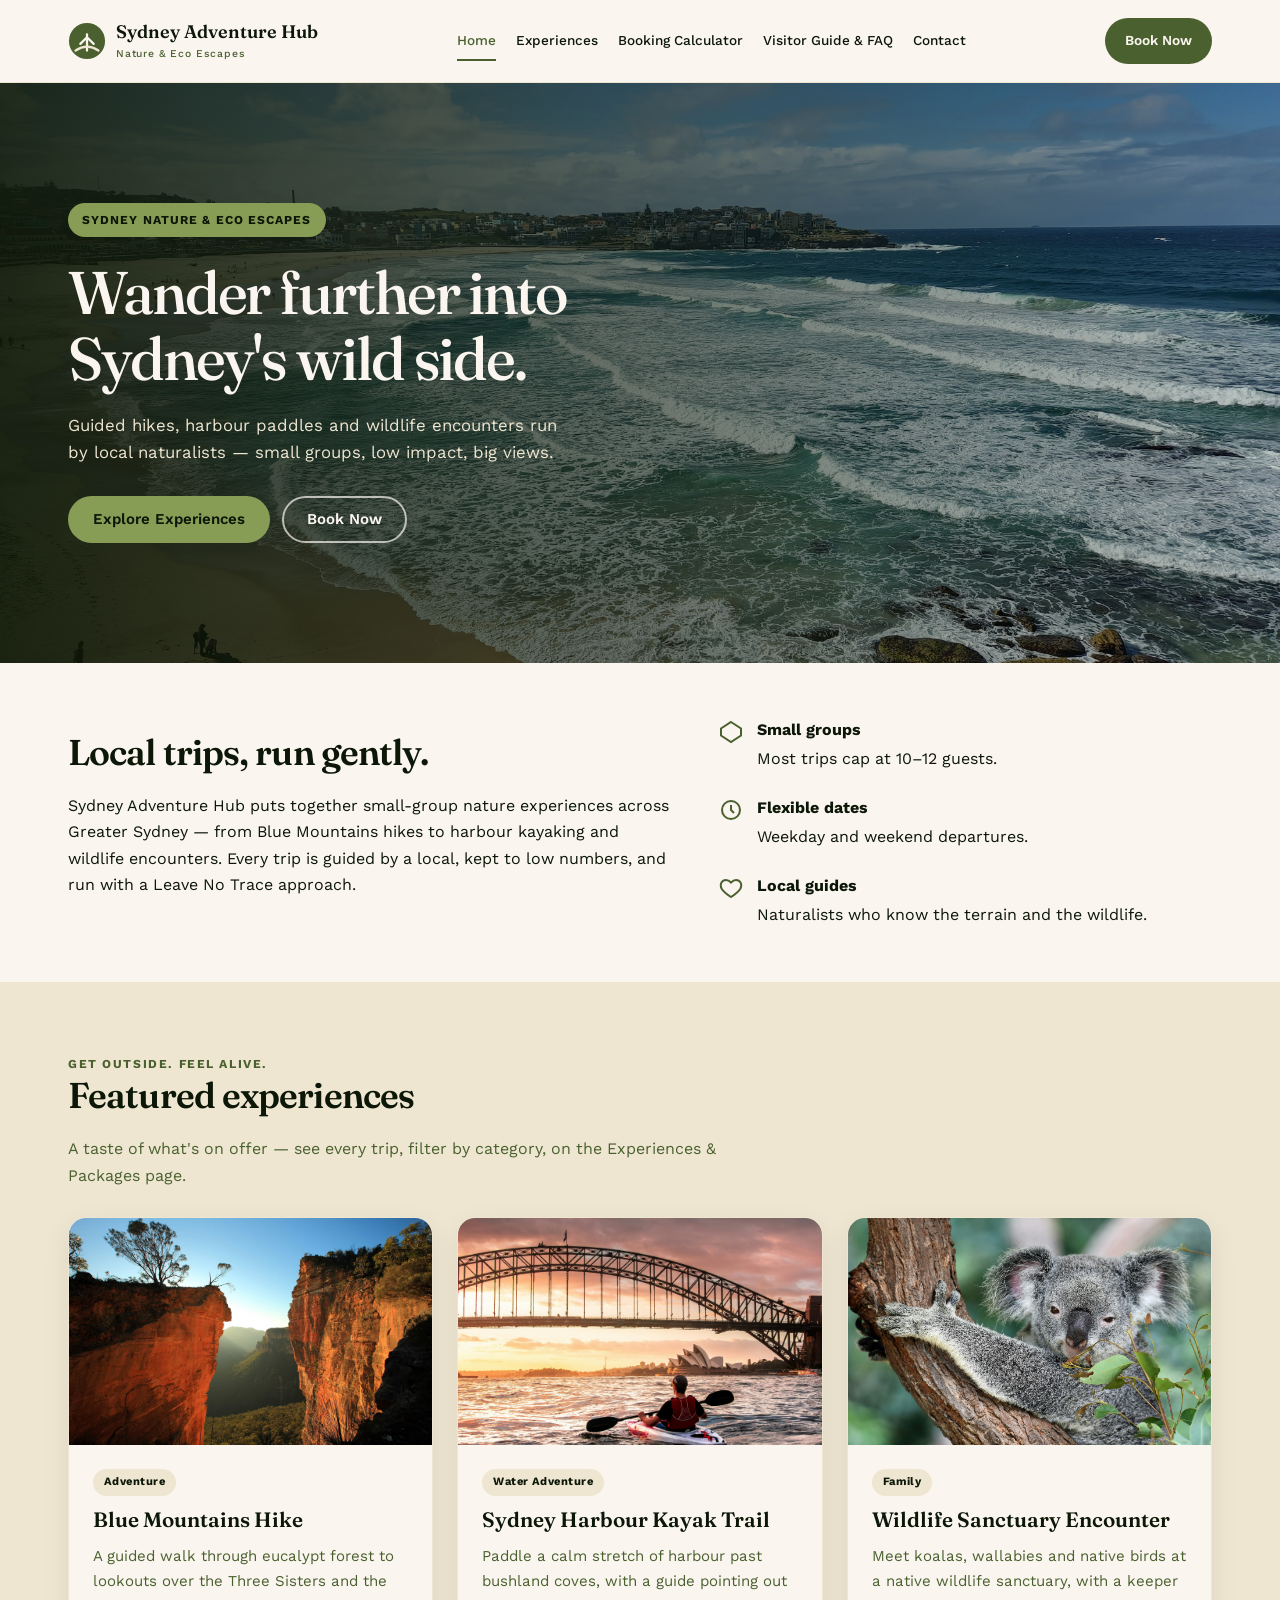
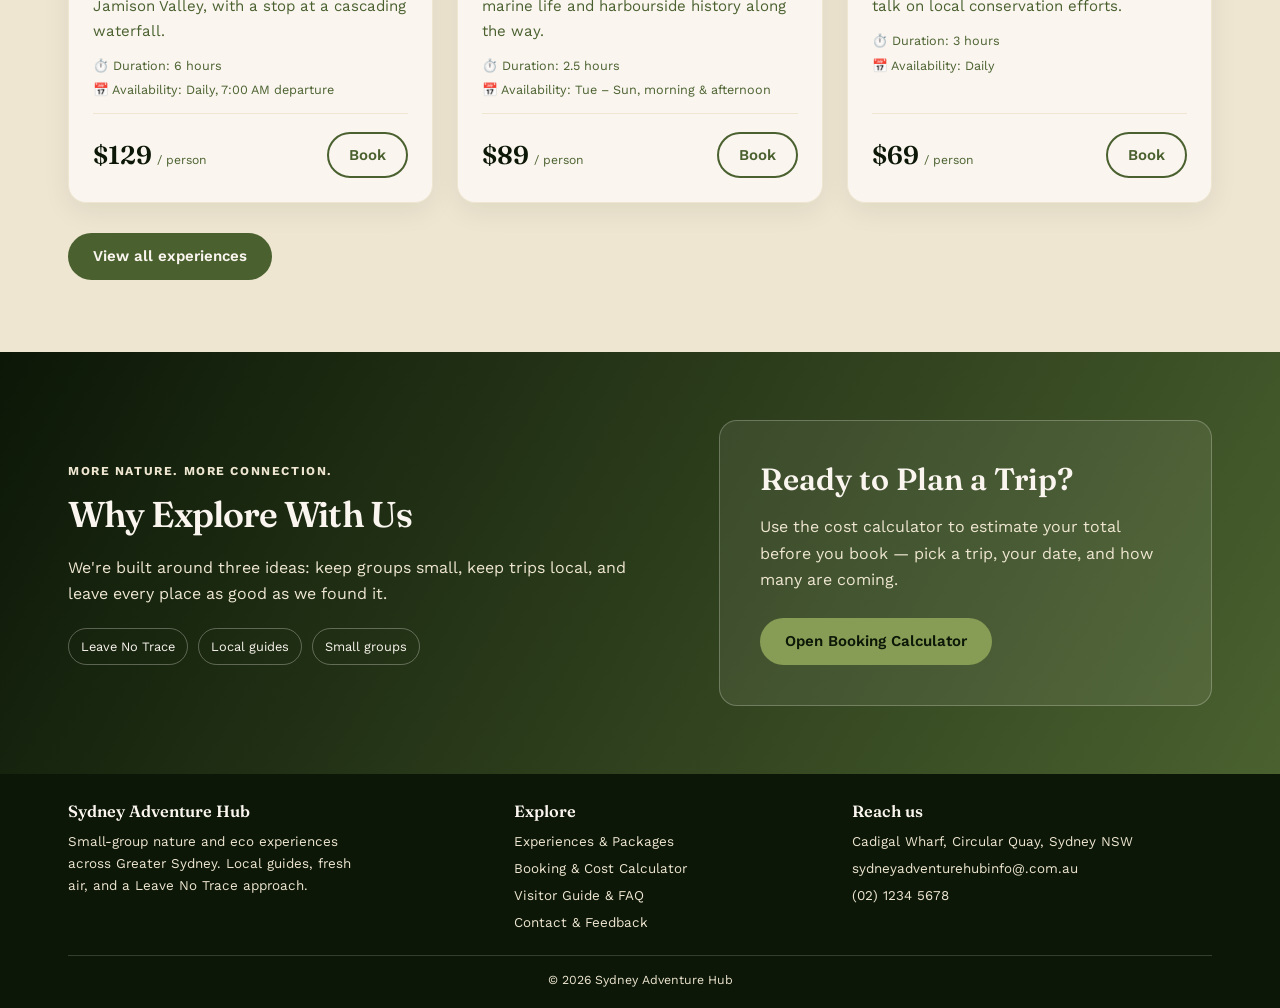
<file: index.html>
<!doctype html>
<html lang="en">
  <head>
    <meta charset="UTF-8" />
    <meta name="viewport" content="width=device-width, initial-scale=1.0" />
    <title>Sydney Adventure Hub | Nature &amp; Eco Escapes</title>
    <meta
      name="description"
      content="Book nature and eco tours across Sydney: hikes, kayaking, wildlife encounters and coastal walks."
    />
    <link rel="preconnect" href="https://fonts.googleapis.com" />
    <link rel="preconnect" href="https://fonts.gstatic.com" crossorigin />
    <link
      href="https://fonts.googleapis.com/css2?family=Fraunces:wght@400;500;600&family=Work+Sans:wght@400;500;600;700&display=swap"
      rel="stylesheet"
    />
    <link rel="stylesheet" href="css/style.css" />
  </head>
  <body>
    <a class="skip-link" href="#main">Skip to main content</a>
    <header class="site-header" id="site-header"></header>

    <main id="main" tabindex="-1">
      <!-- HERO -->
      <section
        class="hero"
        id="heroSlider"
        aria-label="Featured Sydney nature experiences"
      >
        <div class="hero__images" aria-hidden="true">
          <div class="hero__image hero__image--1 is-active"></div>
          <div class="hero__image hero__image--2"></div>
          <div class="hero__image hero__image--3"></div>
        </div>
        <div class="hero__slide is-active hero__slide--1">
          <div class="container hero__content">
            <p class="hero__eyebrow">Sydney Nature &amp; Eco Escapes</p>
            <h1>Wander further into Sydney's wild side.</h1>
            <p>
              Guided hikes, harbour paddles and wildlife encounters run by local
              naturalists &mdash; small groups, low impact, big views.
            </p>
            <div class="hero__actions">
              <a class="btn btn-light" href="experiences.html"
                >Explore Experiences</a
              >
              <a class="btn btn-ghost" href="booking.html">Book Now</a>
            </div>
          </div>
        </div>
        <div class="hero__slide hero__slide--2">
          <div class="container hero__content">
            <p class="hero__eyebrow">On the water</p>
            <h2 class="hero__title">Paddle the harbour's quiet coves.</h2>
            <p>
              A calm kayak trail past bushland shoreline, with a guide sharing
              the harbour's marine life and history.
            </p>
            <div class="hero__actions">
              <a class="btn btn-light" href="experiences.html"
                >See Water Trips</a
              >
            </div>
          </div>
        </div>
        <div class="hero__slide hero__slide--3">
          <div class="container hero__content">
            <p class="hero__eyebrow">Blue Mountains</p>
            <h2 class="hero__title">
              Forest trails, waterfalls, wide-open lookouts.
            </h2>
            <p>
              A full-day hike to the Three Sisters and Jamison Valley, with a
              stop at a cascading waterfall along the way.
            </p>
            <div class="hero__actions">
              <a class="btn btn-light" href="booking.html"
                >Check Availability</a
              >
            </div>
          </div>
        </div>
      </section>

      <!-- INTRO STRIP -->
      <section class="section section--tight">
        <div class="container two-col intro-layout">
          <div>
            <h2>Local trips, run gently.</h2>
            <p>
              Sydney Adventure Hub puts together small-group nature experiences
              across Greater Sydney &mdash; from Blue Mountains hikes to harbour
              kayaking and wildlife encounters. Every trip is guided by a local,
              kept to low numbers, and run with a Leave No Trace approach.
            </p>
          </div>
          <ul class="info-list">
            <li>
              <svg
                aria-hidden="true"
                viewBox="0 0 24 24"
                fill="none"
                stroke="currentColor"
                stroke-width="2"
              >
                <path d="M12 2 L22 8.5 V15.5 L12 22 L2 15.5 V8.5 Z" />
              </svg>
              <div>
                <strong>Small groups</strong><br />Most trips cap at 10&ndash;12
                guests.
              </div>
            </li>
            <li>
              <svg
                aria-hidden="true"
                viewBox="0 0 24 24"
                fill="none"
                stroke="currentColor"
                stroke-width="2"
              >
                <circle cx="12" cy="12" r="9" />
                <path d="M12 7v5l3 3" />
              </svg>
              <div>
                <strong>Flexible dates</strong><br />Weekday and weekend
                departures.
              </div>
            </li>
            <li>
              <svg
                aria-hidden="true"
                viewBox="0 0 24 24"
                fill="none"
                stroke="currentColor"
                stroke-width="2"
              >
                <path
                  d="M12 21s-7-4.35-9.5-8.5C.5 8 3 4 7 4c2 0 3.5 1 5 2.5C13.5 5 15 4 17 4c4 0 6.5 4 4.5 8.5C19 16.65 12 21 12 21Z"
                />
              </svg>
              <div>
                <strong>Local guides</strong><br />Naturalists who know the
                terrain and the wildlife.
              </div>
            </li>
          </ul>
        </div>
      </section>

      <!-- FEATURED EXPERIENCES -->
      <section class="section section--sage">
        <div class="container">
          <div class="section-heading">
            <p class="eyebrow">Get outside. Feel alive.</p>
            <h2>Featured experiences</h2>
            <p>
              A taste of what's on offer &mdash; see every trip, filter by
              category, on the Experiences &amp; Packages page.
            </p>
          </div>
          <div class="grid grid--3" id="featuredGrid"></div>
          <div class="section-actions">
            <a class="btn btn-primary" href="experiences.html"
              >View all experiences</a
            >
          </div>
        </div>
      </section>

      <!-- WHY VISIT -->
      <section class="section section--forest why-section">
        <div class="container two-col">
          <div>
            <p class="eyebrow">More nature. More connection.</p>
            <h2>Why Explore With Us</h2>
            <p>
              We're built around three ideas: keep groups small, keep trips
              local, and leave every place as good as we found it.
            </p>
            <div class="tag-row">
              <span class="value-tag">Leave No Trace</span>
              <span class="value-tag">Local guides</span>
              <span class="value-tag">Small groups</span>
            </div>
          </div>
          <div class="panel trip-cta">
            <h3>Ready to Plan a Trip?</h3>
            <p>
              Use the cost calculator to estimate your total before you book
              &mdash; pick a trip, your date, and how many are coming.
            </p>
            <a class="btn btn-light" href="booking.html"
              >Open Booking Calculator</a
            >
          </div>
        </div>
      </section>
    </main>

    <footer class="site-footer" id="site-footer"></footer>

    <script src="js/data.js"></script>
    <script src="js/components.js"></script>
    <script src="js/main.js"></script>
  </body>
</html>
</file>
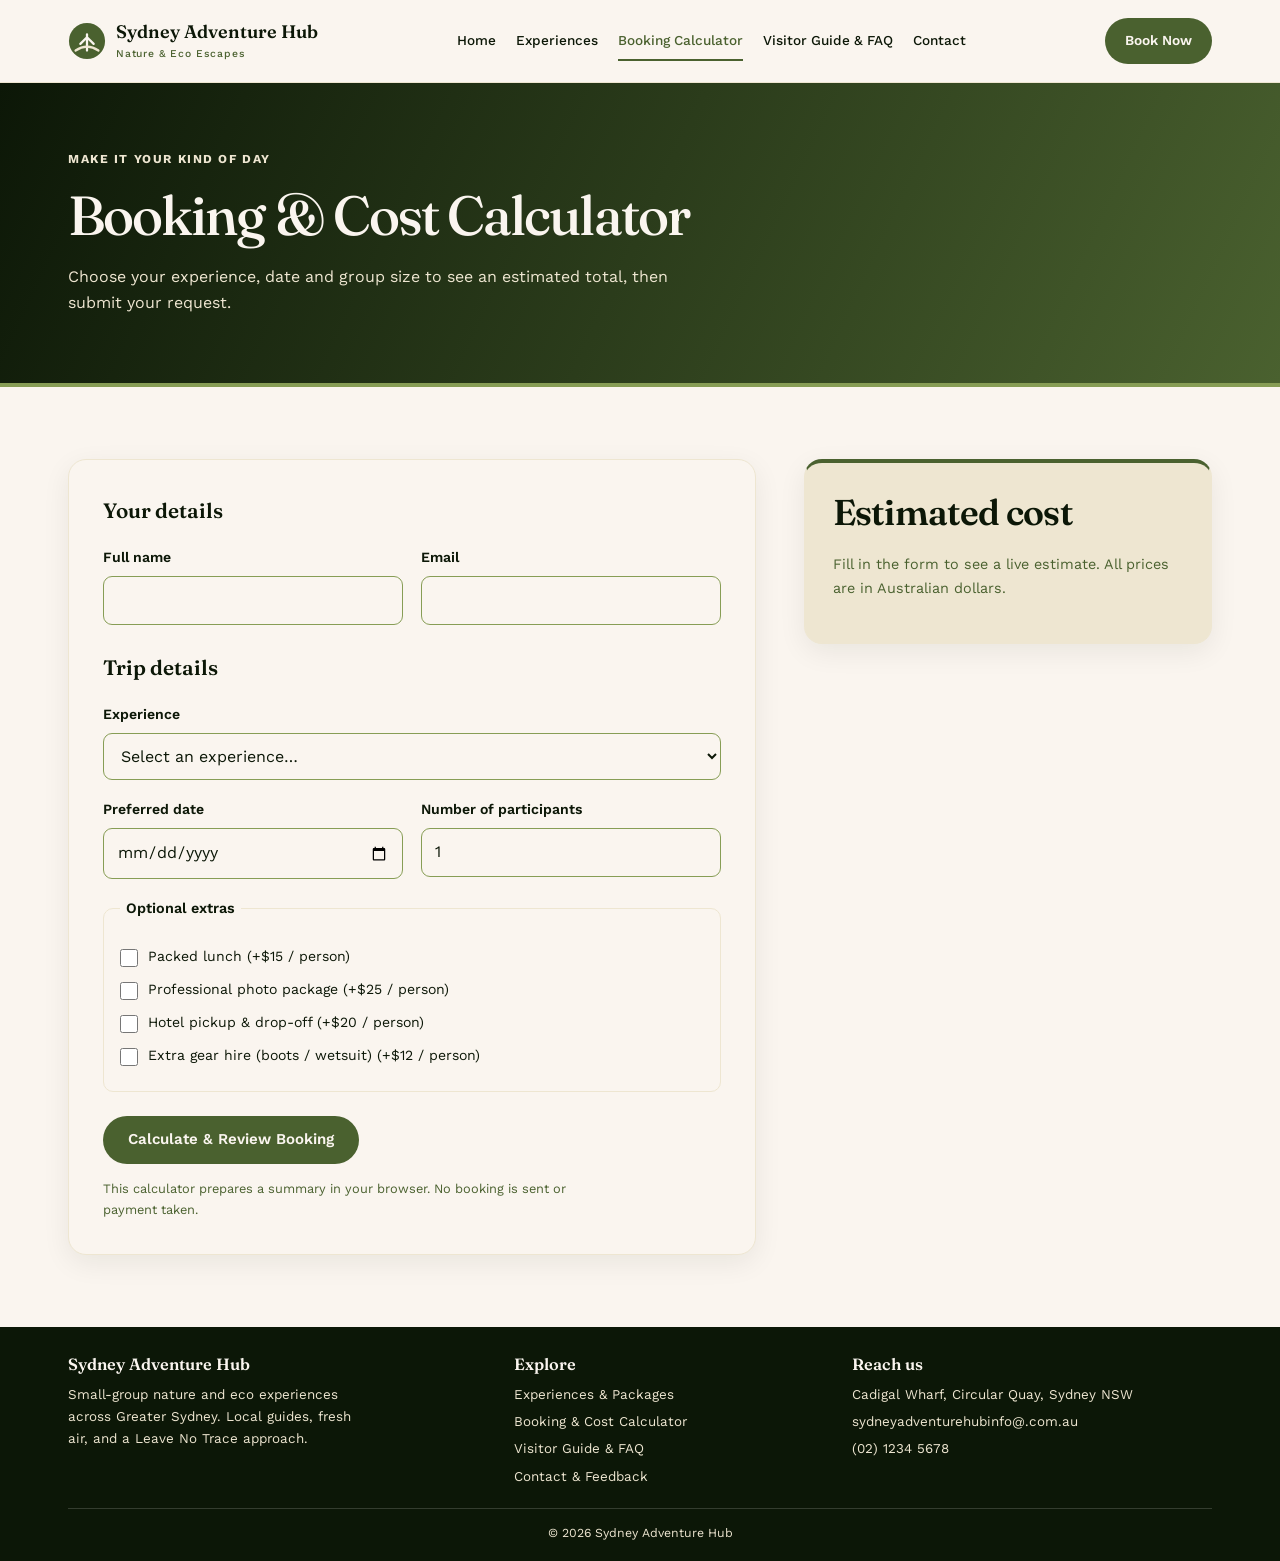
<file: booking.html>
<!doctype html>
<html lang="en">
  <head>
    <meta charset="UTF-8" />
    <meta name="viewport" content="width=device-width, initial-scale=1.0" />
    <title>Booking &amp; Cost Calculator | Sydney Adventure Hub</title>
    <link rel="preconnect" href="https://fonts.googleapis.com" />
    <link rel="preconnect" href="https://fonts.gstatic.com" crossorigin />
    <link
      href="https://fonts.googleapis.com/css2?family=Fraunces:wght@400;500;600&family=Work+Sans:wght@400;500;600;700&display=swap"
      rel="stylesheet"
    />
    <link rel="stylesheet" href="css/style.css" />
  </head>
  <body>
    <a class="skip-link" href="#main">Skip to main content</a>
    <header class="site-header" id="site-header"></header>

    <main id="main" tabindex="-1">
      <section class="page-banner">
        <div class="container">
          <p class="eyebrow">Make it your kind of day</p>
          <h1>Booking &amp; Cost Calculator</h1>
          <p>
            Choose your experience, date and group size to see an estimated
            total, then submit your request.
          </p>
        </div>
      </section>

      <section class="section">
        <div class="container two-col booking-layout">
          <div class="panel">
            <form id="bookingForm" novalidate>
              <fieldset class="form-section">
                <legend>Your details</legend>
                <div class="form-grid">
                  <div class="field" id="field-customerName">
                    <label for="customerName">Full name</label>
                    <input
                      type="text"
                      id="customerName"
                      required
                      aria-describedby="error-customerName"
                      name="customerName"
                      autocomplete="name"
                    />
                    <span class="error-text" id="error-customerName"></span>
                  </div>
                  <div class="field" id="field-customerEmail">
                    <label for="customerEmail">Email</label>
                    <input
                      type="email"
                      id="customerEmail"
                      required
                      aria-describedby="error-customerEmail"
                      name="customerEmail"
                      autocomplete="email"
                    />
                    <span class="error-text" id="error-customerEmail"></span>
                  </div>
                </div>
              </fieldset>

              <fieldset class="form-section">
                <legend>Trip details</legend>
                <div class="form-grid">
                  <div class="field field--full" id="field-experience">
                    <label for="experienceSelect">Experience</label>
                    <select
                      id="experienceSelect"
                      required
                      aria-describedby="error-experience"
                      name="experience"
                    ></select>
                    <span class="error-text" id="error-experience"></span>
                  </div>
                  <div class="field" id="field-tripDate">
                    <label for="tripDate">Preferred date</label>
                    <input
                      type="date"
                      id="tripDate"
                      required
                      aria-describedby="error-tripDate"
                      name="tripDate"
                    />
                    <span class="error-text" id="error-tripDate"></span>
                  </div>
                  <div class="field" id="field-participants">
                    <label for="participants">Number of participants</label>
                    <input
                      type="number"
                      id="participants"
                      required
                      aria-describedby="error-participants"
                      name="participants"
                      min="1"
                      value="1"
                    />
                    <span class="error-text" id="error-participants"></span>
                  </div>
                  <div class="field field--full">
                    <fieldset>
                      <legend>Optional extras</legend>
                      <div id="extrasList"></div>
                    </fieldset>
                  </div>
                </div>
              </fieldset>

              <div class="form-actions">
                <button type="submit" class="btn btn-primary">
                  Calculate &amp; Review Booking
                </button>
              </div>
              <p class="form-note">
                This calculator prepares a summary in your browser. No booking
                is sent or payment taken.
              </p>
            </form>

            <div class="confirm-banner" id="confirmBanner" role="status" hidden>
              Your booking details are ready to review. To request availability,
              email
              <a href="mailto:sydneyadventurehubinfo@.com.au"
                >sydneyadventurehubinfo@.com.au</a
              >.
            </div>
          </div>

          <aside class="panel summary-box" id="summaryBox">
            <h2>Estimated cost</h2>
            <p>
              Fill in the form to see a live estimate. All prices are in
              Australian dollars.
            </p>
            <dl id="summaryList" aria-live="polite" aria-atomic="true"></dl>
          </aside>
        </div>
      </section>
    </main>

    <footer class="site-footer" id="site-footer"></footer>

    <script src="js/data.js"></script>
    <script src="js/components.js"></script>
    <script src="js/booking.js"></script>
  </body>
</html>
</file>
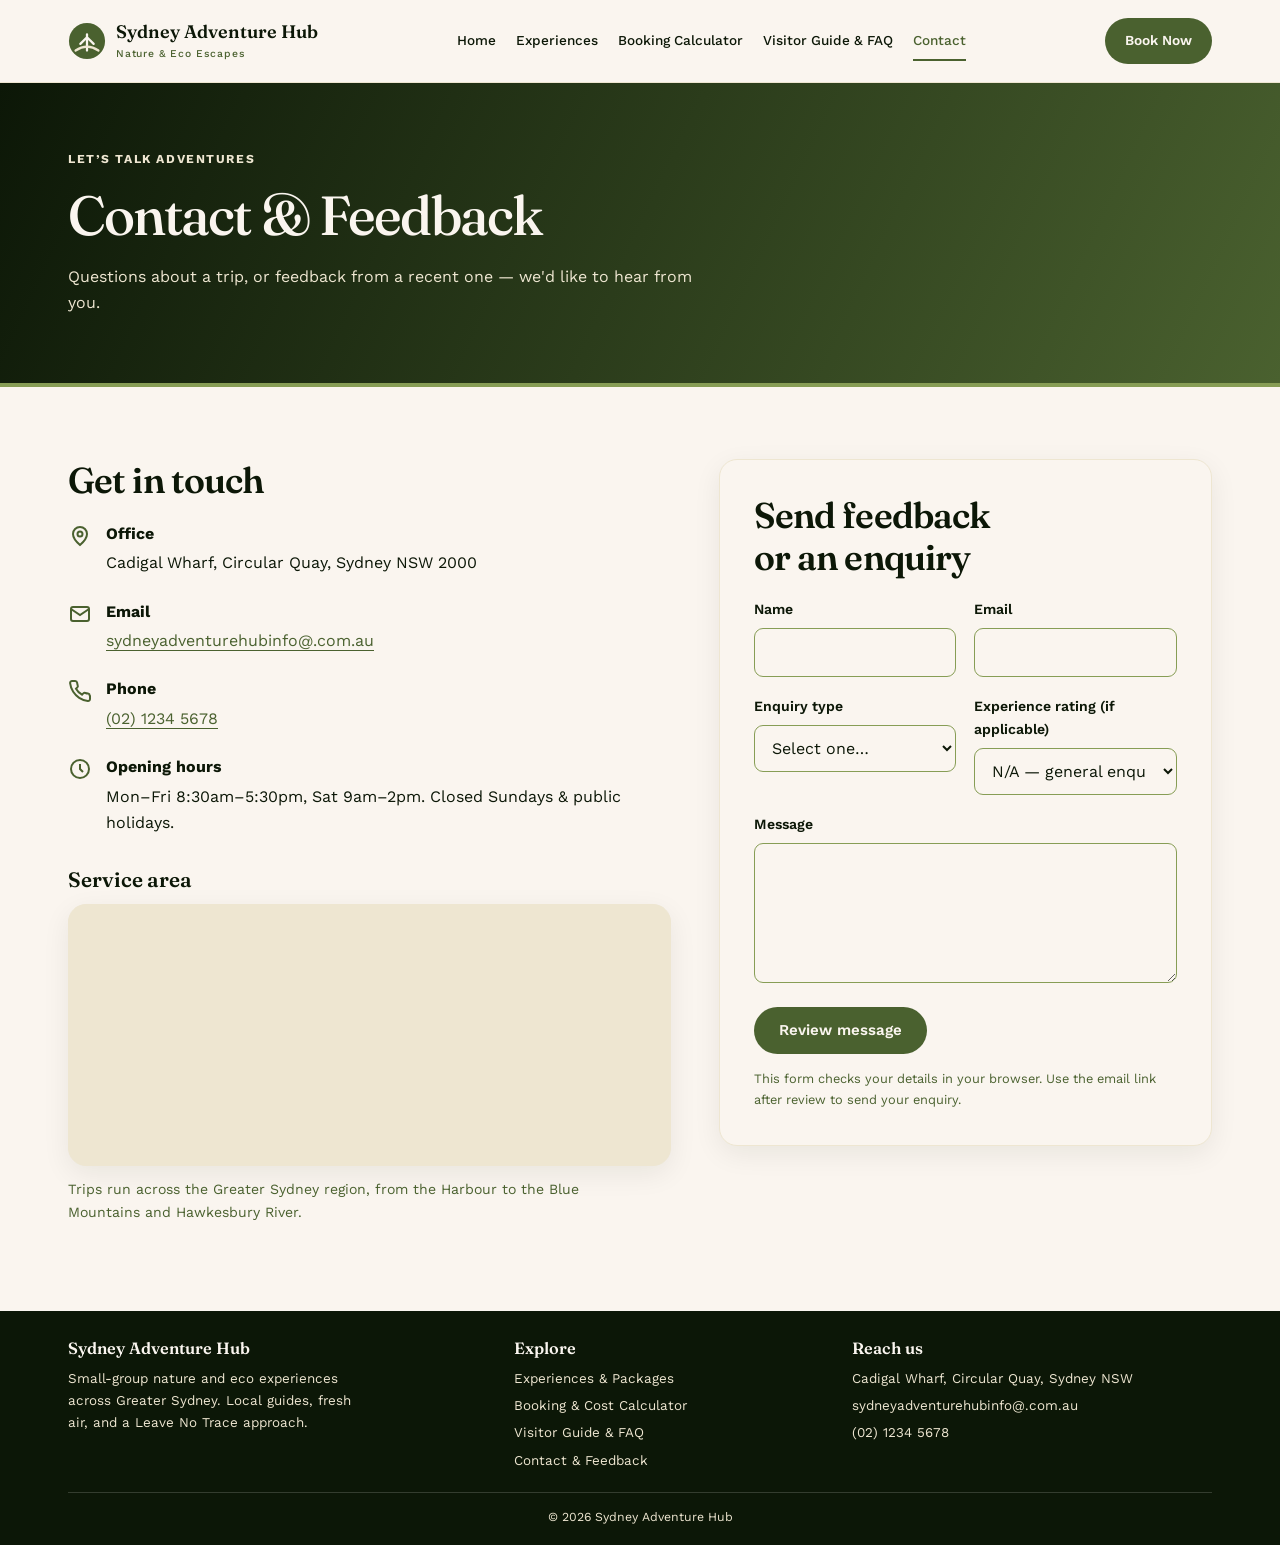
<file: contact.html>
<!doctype html>
<html lang="en">
  <head>
    <meta charset="UTF-8" />
    <meta name="viewport" content="width=device-width, initial-scale=1.0" />
    <title>Contact &amp; Feedback | Sydney Adventure Hub</title>
    <link rel="preconnect" href="https://fonts.googleapis.com" />
    <link rel="preconnect" href="https://fonts.gstatic.com" crossorigin />
    <link
      href="https://fonts.googleapis.com/css2?family=Fraunces:wght@400;500;600&family=Work+Sans:wght@400;500;600;700&display=swap"
      rel="stylesheet"
    />
    <link rel="stylesheet" href="css/style.css" />
  </head>
  <body>
    <a class="skip-link" href="#main">Skip to main content</a>
    <header class="site-header" id="site-header"></header>

    <main id="main" tabindex="-1">
      <section class="page-banner">
        <div class="container">
          <p class="eyebrow">Let’s talk adventures</p>
          <h1>Contact &amp; Feedback</h1>
          <p>
            Questions about a trip, or feedback from a recent one &mdash; we'd
            like to hear from you.
          </p>
        </div>
      </section>

      <section class="section">
        <div class="container two-col">
          <div>
            <h2>Get in touch</h2>
            <ul class="info-list">
              <li>
                <svg
                  aria-hidden="true"
                  viewBox="0 0 24 24"
                  fill="none"
                  stroke="currentColor"
                  stroke-width="2"
                >
                  <path d="M12 21s-7-6-7-11a7 7 0 0 1 14 0c0 5-7 11-7 11Z" />
                  <circle cx="12" cy="10" r="2.5" />
                </svg>
                <div>
                  <strong>Office</strong><br />Cadigal Wharf, Circular Quay,
                  Sydney NSW 2000
                </div>
              </li>
              <li>
                <svg
                  aria-hidden="true"
                  viewBox="0 0 24 24"
                  fill="none"
                  stroke="currentColor"
                  stroke-width="2"
                >
                  <rect x="3" y="5" width="18" height="14" rx="2" />
                  <path d="M3 7l9 6 9-6" />
                </svg>
                <div>
                  <strong>Email</strong><br /><a
                    href="mailto:sydneyadventurehubinfo@.com.au"
                    >sydneyadventurehubinfo@.com.au</a
                  >
                </div>
              </li>
              <li>
                <svg
                  aria-hidden="true"
                  viewBox="0 0 24 24"
                  fill="none"
                  stroke="currentColor"
                  stroke-width="2"
                >
                  <path
                    d="M22 16.9v3a2 2 0 0 1-2.2 2 19.8 19.8 0 0 1-8.6-3.1 19.5 19.5 0 0 1-6-6A19.8 19.8 0 0 1 2.1 4.2 2 2 0 0 1 4.1 2h3a2 2 0 0 1 2 1.7c.1.9.3 1.8.6 2.6a2 2 0 0 1-.4 2.1L8 9.7a16 16 0 0 0 6 6l1.3-1.3a2 2 0 0 1 2.1-.4c.8.3 1.7.5 2.6.6a2 2 0 0 1 1.7 2Z"
                  />
                </svg>
                <div>
                  <strong>Phone</strong><br /><a href="tel:+61212345678"
                    >(02) 1234 5678</a
                  >
                </div>
              </li>
              <li>
                <svg
                  aria-hidden="true"
                  viewBox="0 0 24 24"
                  fill="none"
                  stroke="currentColor"
                  stroke-width="2"
                >
                  <circle cx="12" cy="12" r="9" />
                  <path d="M12 7v5l3 3" />
                </svg>
                <div>
                  <strong>Opening hours</strong><br />Mon&ndash;Fri
                  8:30am&ndash;5:30pm, Sat 9am&ndash;2pm. Closed Sundays &amp;
                  public holidays.
                </div>
              </li>
            </ul>

            <h3 class="service-heading">Service area</h3>
            <div class="panel map-panel">
              <iframe
                title="Sydney Adventure Hub service area map"
                src="https://maps.google.com/maps?q=Circular%20Quay%2C%20Sydney%20NSW&z=11&output=embed"
                width="100%"
                height="260"
                loading="lazy"
              ></iframe>
            </div>
            <p class="small-text map-caption">
              Trips run across the Greater Sydney region, from the Harbour to
              the Blue Mountains and Hawkesbury River.
            </p>
          </div>

          <div class="panel">
            <h2>Send feedback or an enquiry</h2>
            <form id="contactForm" novalidate>
              <div class="form-grid">
                <div class="field" id="field-fullName">
                  <label for="fullName">Name</label>
                  <input
                    type="text"
                    id="fullName"
                    required
                    aria-describedby="error-fullName"
                    name="fullName"
                    autocomplete="name"
                  />
                  <span class="error-text" id="error-fullName"></span>
                </div>
                <div class="field" id="field-email">
                  <label for="email">Email</label>
                  <input
                    type="email"
                    id="email"
                    required
                    aria-describedby="error-email"
                    name="email"
                    autocomplete="email"
                  />
                  <span class="error-text" id="error-email"></span>
                </div>
                <div class="field" id="field-enquiryType">
                  <label for="enquiryType">Enquiry type</label>
                  <select
                    id="enquiryType"
                    required
                    aria-describedby="error-enquiryType"
                    name="enquiryType"
                  >
                    <option value="">Select one&hellip;</option>
                    <option value="booking">Booking question</option>
                    <option value="feedback">Feedback on a past trip</option>
                    <option value="group">Group / private trip enquiry</option>
                    <option value="other">Other</option>
                  </select>
                  <span class="error-text" id="error-enquiryType"></span>
                </div>
                <div class="field" id="field-rating">
                  <label for="rating">Experience rating (if applicable)</label>
                  <select id="rating" name="rating">
                    <option value="">N/A &mdash; general enquiry</option>
                    <option value="5">5 &mdash; Excellent</option>
                    <option value="4">4 &mdash; Good</option>
                    <option value="3">3 &mdash; Average</option>
                    <option value="2">2 &mdash; Below average</option>
                    <option value="1">1 &mdash; Poor</option>
                  </select>
                </div>
                <div class="field field--full" id="field-message">
                  <label for="message">Message</label>
                  <textarea
                    id="message"
                    required
                    aria-describedby="error-message"
                    name="message"
                    rows="5"
                  ></textarea>
                  <span class="error-text" id="error-message"></span>
                </div>
              </div>
              <div class="form-actions">
                <button type="submit" class="btn btn-primary">
                  Review message
                </button>
              </div>
              <p class="form-note">
                This form checks your details in your browser. Use the email
                link after review to send your enquiry.
              </p>
            </form>
            <div
              class="confirm-banner"
              id="contactConfirm"
              role="status"
              hidden
            >
              Your message is ready. Send it to
              <a href="mailto:sydneyadventurehubinfo@.com.au"
                >sydneyadventurehubinfo@.com.au</a
              >
              using your email app.
            </div>
          </div>
        </div>
      </section>
    </main>

    <footer class="site-footer" id="site-footer"></footer>

    <script src="js/data.js"></script>
    <script src="js/components.js"></script>
    <script src="js/contact.js"></script>
  </body>
</html>
</file>
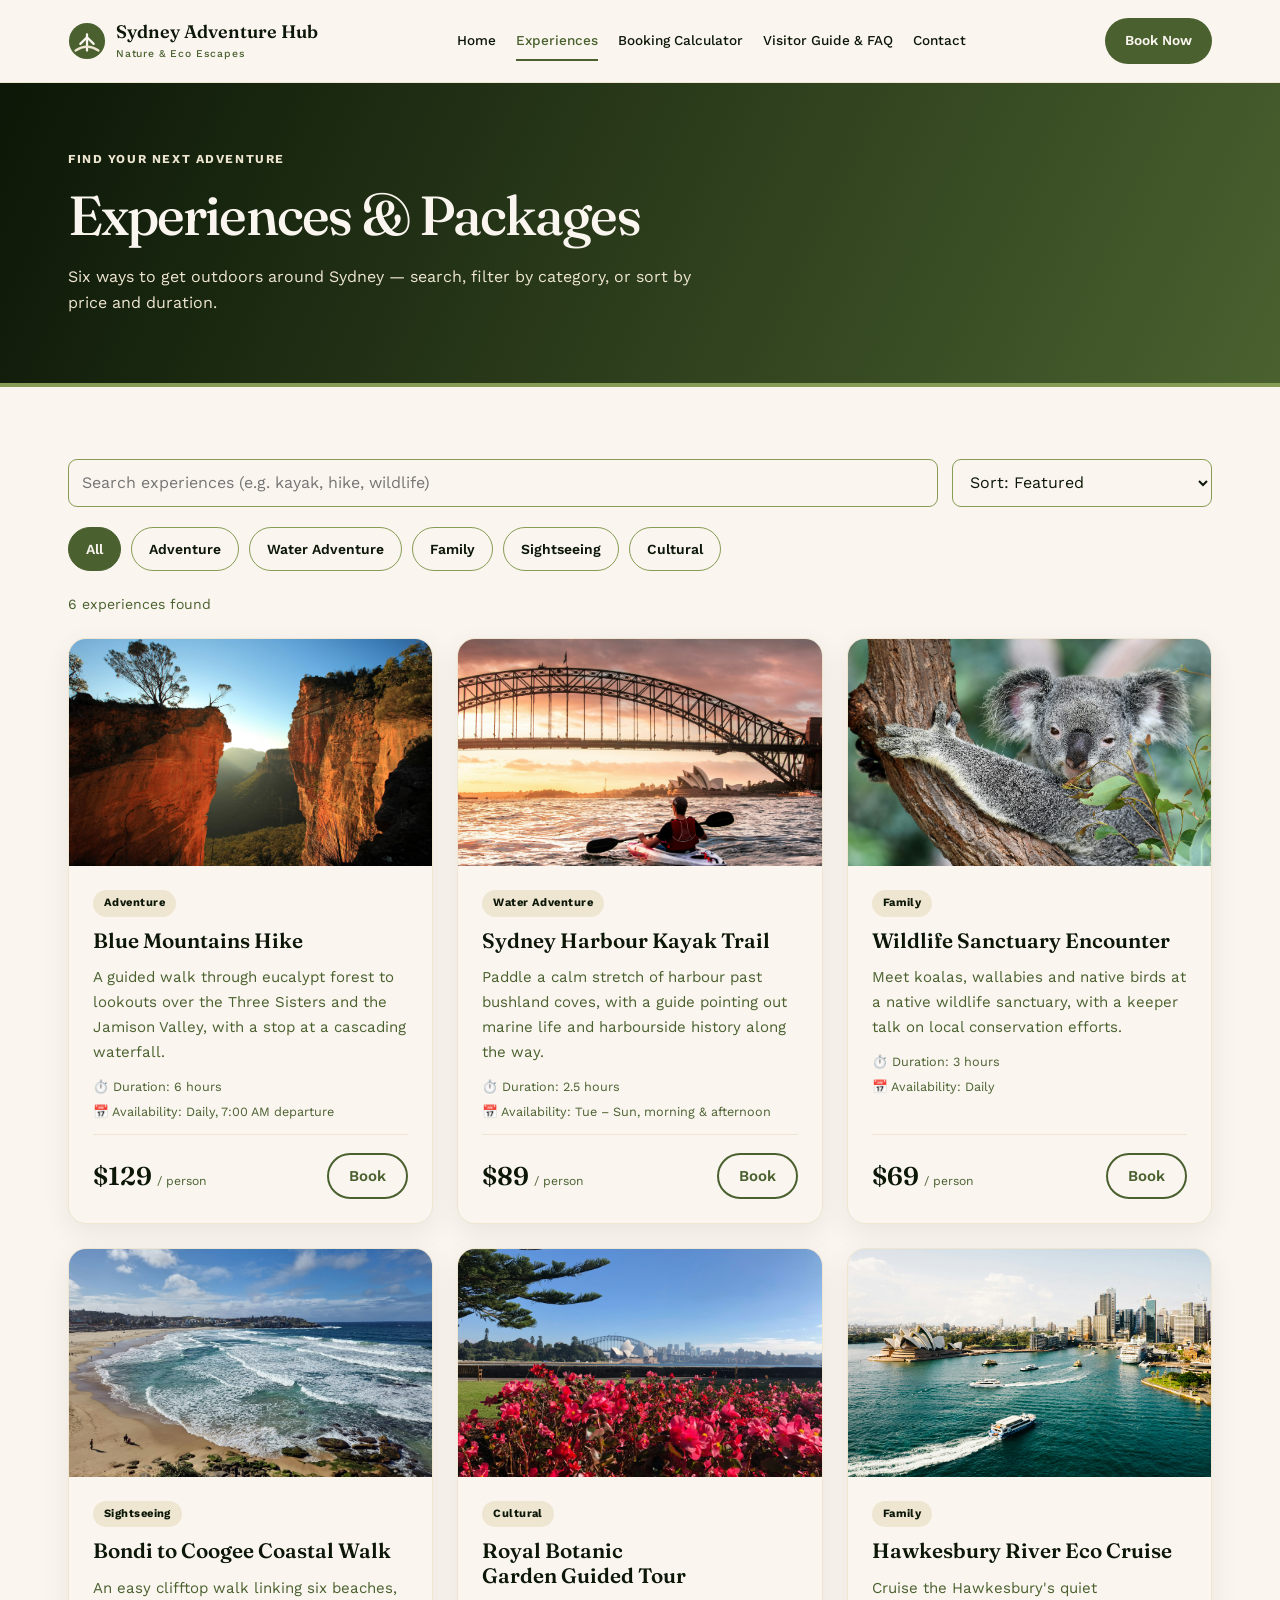
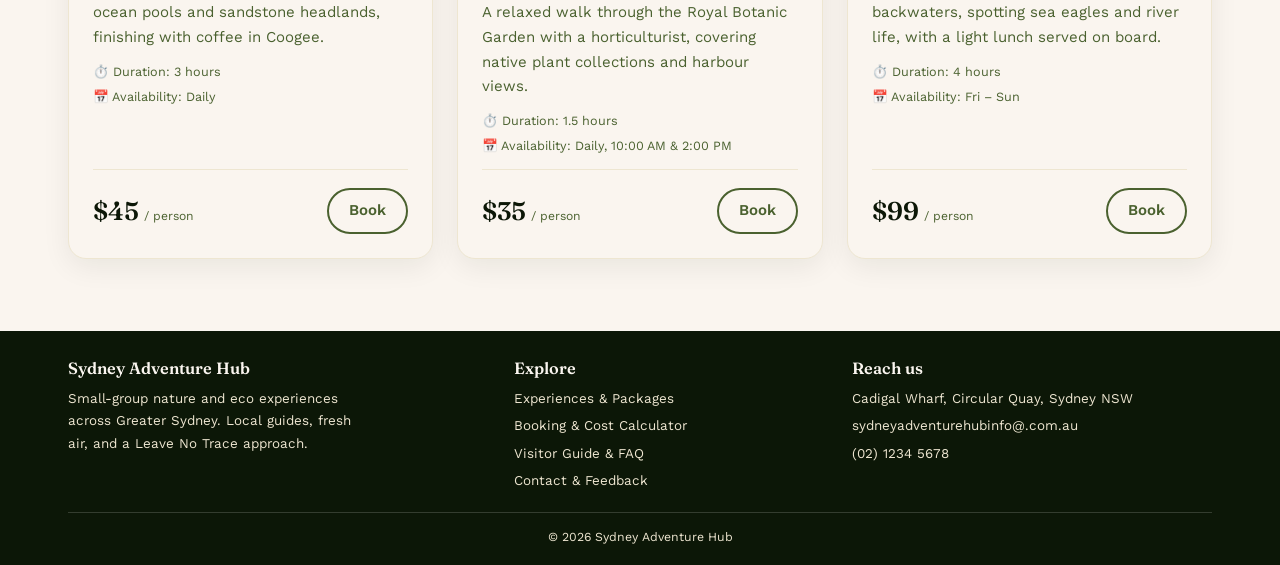
<file: experiences.html>
<!doctype html>
<html lang="en">
  <head>
    <meta charset="UTF-8" />
    <meta name="viewport" content="width=device-width, initial-scale=1.0" />
    <title>Experiences &amp; Packages | Sydney Adventure Hub</title>
    <link rel="preconnect" href="https://fonts.googleapis.com" />
    <link rel="preconnect" href="https://fonts.gstatic.com" crossorigin />
    <link
      href="https://fonts.googleapis.com/css2?family=Fraunces:wght@400;500;600&family=Work+Sans:wght@400;500;600;700&display=swap"
      rel="stylesheet"
    />
    <link rel="stylesheet" href="css/style.css" />
  </head>
  <body>
    <a class="skip-link" href="#main">Skip to main content</a>
    <header class="site-header" id="site-header"></header>

    <main id="main" tabindex="-1">
      <section class="page-banner">
        <div class="container">
          <p class="eyebrow">Find your next adventure</p>
          <h1>Experiences &amp; Packages</h1>
          <p>
            Six ways to get outdoors around Sydney &mdash; search, filter by
            category, or sort by price and duration.
          </p>
        </div>
      </section>

      <section class="section">
        <div class="container">
          <div class="search-row">
            <input
              type="search"
              id="searchInput"
              placeholder="Search experiences (e.g. kayak, hike, wildlife)"
              aria-label="Search experiences"
            />
            <select id="sortSelect" aria-label="Sort experiences">
              <option value="default">Sort: Featured</option>
              <option value="price-asc">Price: Low to High</option>
              <option value="price-desc">Price: High to Low</option>
              <option value="duration-asc">Duration: Shortest first</option>
            </select>
          </div>
          <div
            class="tag-row"
            id="categoryFilters"
            role="group"
            aria-label="Filter by category"
          ></div>

          <p id="resultCount" class="result-count" role="status"></p>
          <div class="grid grid--3" id="experienceGrid"></div>
          <div class="empty-state" id="emptyState" hidden>
            <p>
              No experiences match that search. Try a different keyword or clear
              the filter.
            </p>
          </div>
        </div>
      </section>
    </main>

    <footer class="site-footer" id="site-footer"></footer>

    <script src="js/data.js"></script>
    <script src="js/components.js"></script>
    <script src="js/experiences.js"></script>
  </body>
</html>
</file>
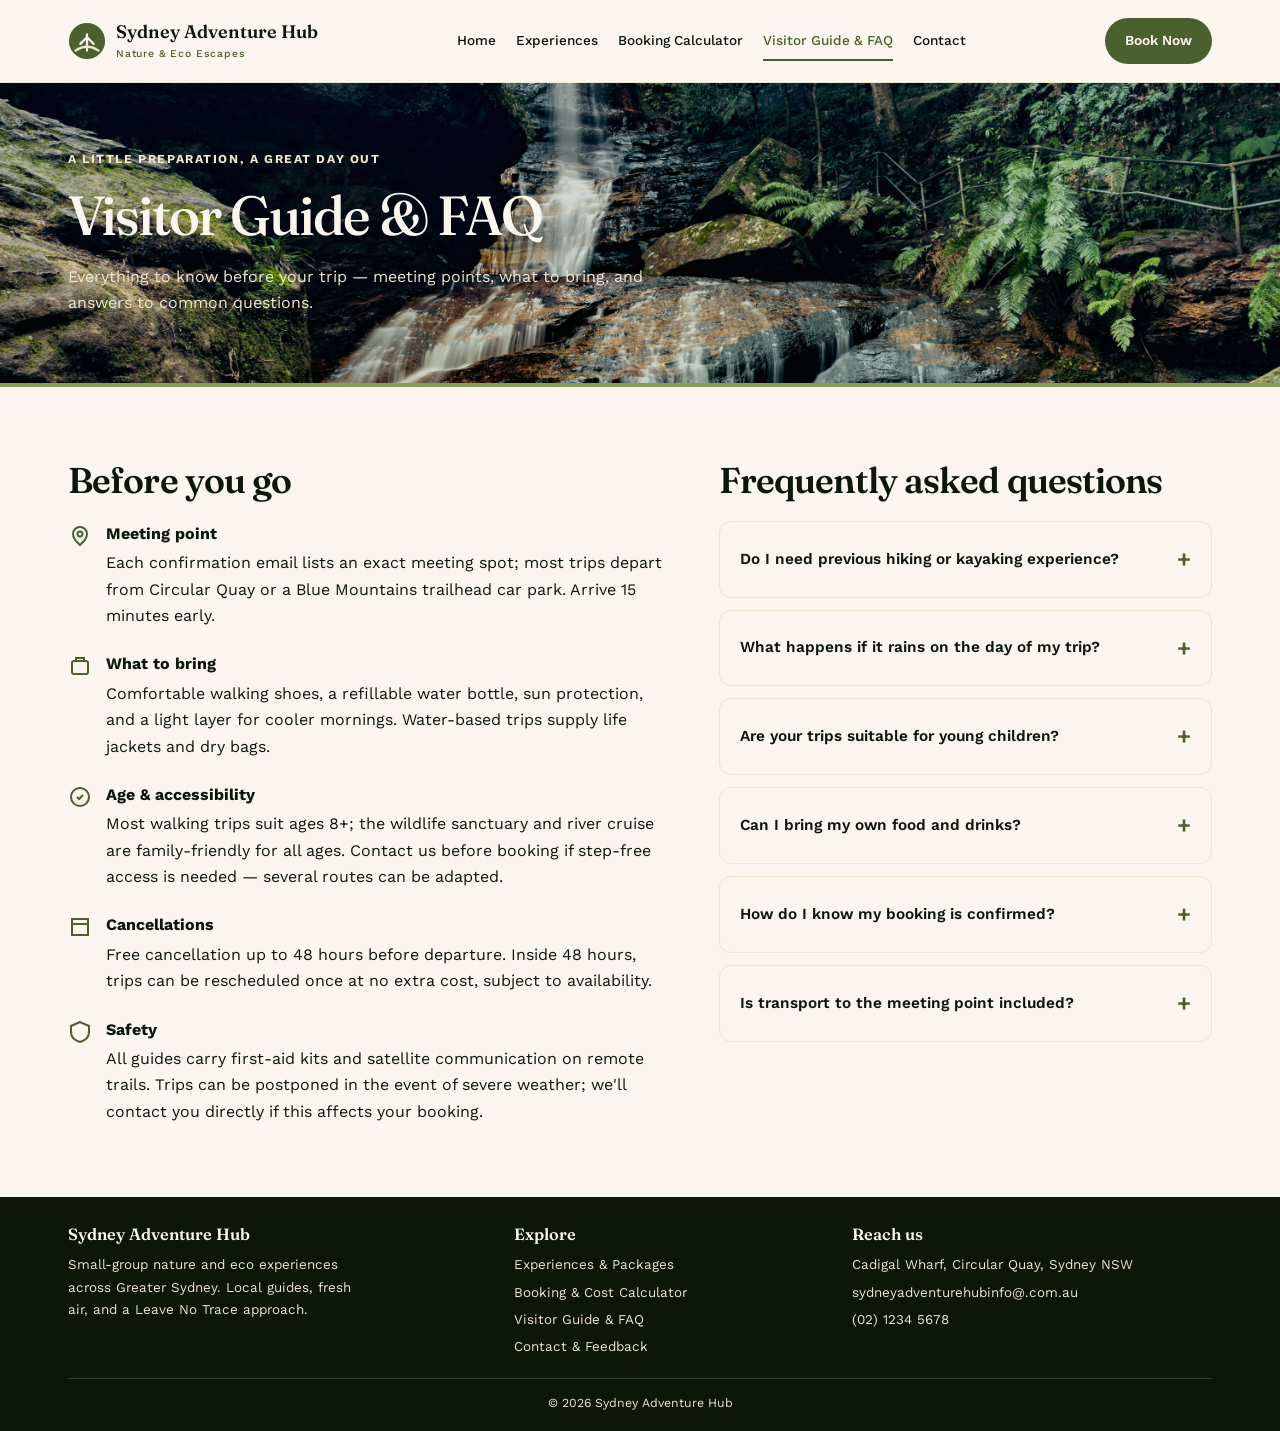
<file: guide.html>
<!doctype html>
<html lang="en">
  <head>
    <meta charset="UTF-8" />
    <meta name="viewport" content="width=device-width, initial-scale=1.0" />
    <title>Visitor Guide &amp; FAQ | Sydney Adventure Hub</title>
    <link rel="preconnect" href="https://fonts.googleapis.com" />
    <link rel="preconnect" href="https://fonts.gstatic.com" crossorigin />
    <link
      href="https://fonts.googleapis.com/css2?family=Fraunces:wght@400;500;600&family=Work+Sans:wght@400;500;600;700&display=swap"
      rel="stylesheet"
    />
    <link rel="stylesheet" href="css/style.css" />
  </head>
  <body>
    <a class="skip-link" href="#main">Skip to main content</a>
    <header class="site-header" id="site-header"></header>

    <main id="main" tabindex="-1">
      <section class="page-banner guide-banner">
        <div class="container">
          <p class="eyebrow">A little preparation, a great day out</p>
          <h1>Visitor Guide &amp; FAQ</h1>
          <p>
            Everything to know before your trip &mdash; meeting points, what to
            bring, and answers to common questions.
          </p>
        </div>
      </section>

      <section class="section">
        <div class="container two-col">
          <div>
            <h2>Before you go</h2>
            <ul class="info-list">
              <li>
                <svg
                  aria-hidden="true"
                  viewBox="0 0 24 24"
                  fill="none"
                  stroke="currentColor"
                  stroke-width="2"
                >
                  <path d="M12 21s-7-6-7-11a7 7 0 0 1 14 0c0 5-7 11-7 11Z" />
                  <circle cx="12" cy="10" r="2.5" />
                </svg>
                <div>
                  <strong>Meeting point</strong><br />Each confirmation email
                  lists an exact meeting spot; most trips depart from Circular
                  Quay or a Blue Mountains trailhead car park. Arrive 15 minutes
                  early.
                </div>
              </li>
              <li>
                <svg
                  aria-hidden="true"
                  viewBox="0 0 24 24"
                  fill="none"
                  stroke="currentColor"
                  stroke-width="2"
                >
                  <rect x="4" y="7" width="16" height="13" rx="2" />
                  <path d="M8 7V4h8v3" />
                </svg>
                <div>
                  <strong>What to bring</strong><br />Comfortable walking shoes,
                  a refillable water bottle, sun protection, and a light layer
                  for cooler mornings. Water-based trips supply life jackets and
                  dry bags.
                </div>
              </li>
              <li>
                <svg
                  aria-hidden="true"
                  viewBox="0 0 24 24"
                  fill="none"
                  stroke="currentColor"
                  stroke-width="2"
                >
                  <circle cx="12" cy="12" r="9" />
                  <path d="M9 12l2 2 4-4" />
                </svg>
                <div>
                  <strong>Age &amp; accessibility</strong><br />Most walking
                  trips suit ages 8+; the wildlife sanctuary and river cruise
                  are family-friendly for all ages. Contact us before booking if
                  step-free access is needed &mdash; several routes can be
                  adapted.
                </div>
              </li>
              <li>
                <svg
                  aria-hidden="true"
                  viewBox="0 0 24 24"
                  fill="none"
                  stroke="currentColor"
                  stroke-width="2"
                >
                  <path d="M4 4h16v16H4z" />
                  <path d="M4 9h16" />
                </svg>
                <div>
                  <strong>Cancellations</strong><br />Free cancellation up to 48
                  hours before departure. Inside 48 hours, trips can be
                  rescheduled once at no extra cost, subject to availability.
                </div>
              </li>
              <li>
                <svg
                  aria-hidden="true"
                  viewBox="0 0 24 24"
                  fill="none"
                  stroke="currentColor"
                  stroke-width="2"
                >
                  <path d="M12 2 3 6v6c0 5 4 8.5 9 10 5-1.5 9-5 9-10V6l-9-4Z" />
                </svg>
                <div>
                  <strong>Safety</strong><br />All guides carry first-aid kits
                  and satellite communication on remote trails. Trips can be
                  postponed in the event of severe weather; we'll contact you
                  directly if this affects your booking.
                </div>
              </li>
            </ul>
          </div>

          <div>
            <h2>Frequently asked questions</h2>
            <div class="accordion" id="faqAccordion"></div>
          </div>
        </div>
      </section>
    </main>

    <footer class="site-footer" id="site-footer"></footer>

    <script src="js/data.js"></script>
    <script src="js/components.js"></script>
    <script src="js/guide.js"></script>
  </body>
</html>
</file>
<file: css/style.css>
:root {
  --onyx: #0C1707;
  --olive-leaf: #4A612F;
  --matcha: #879D55;
  --cream: #EEE6D1;
  --parchment: #FAF5EF;
  --forest: var(--olive-leaf);
  --forest-dark: var(--onyx);
  --teal: var(--onyx);
  --sage-light: var(--cream);
  --gold: var(--matcha);
  --ink: var(--onyx);
  --muted: var(--olive-leaf);
  --white: var(--parchment);
  --line: var(--cream);
  --danger: #b1352c;
  --font-display: 'Fraunces', Georgia, serif;
  --font-body: 'Work Sans', 'Segoe UI', sans-serif;
  --radius-card: 18px;
  --radius-pill: 999px;
  --shadow-soft: 0 8px 28px rgba(12, 23, 7, .07);
  --max-width: 1200px;
}

*, *::before, *::after { box-sizing: border-box; }
html { scroll-behavior: smooth; scroll-padding-top: 100px; }
body {
  margin: 0;
  font-family: var(--font-body);
  color: var(--ink);
  background: var(--parchment);
  line-height: 1.65;
  -webkit-font-smoothing: antialiased;
}
main { min-height: 55vh; }
h1, h2, h3, h4 {
  margin: 0 0 .55em;
  font-family: var(--font-display);
  font-weight: 600;
  line-height: 1.18;
  color: var(--forest-dark);
  text-wrap: balance;
}
h1 { font-size: clamp(2.1rem, 4.3vw, 3.6rem); font-weight: 500; letter-spacing: -.035em; }
h2 { font-size: clamp(1.7rem, 2.8vw, 2.4rem); letter-spacing: -.025em; }
h3 { font-size: 1.3rem; }
p { margin: 0 0 1em; max-width: 65ch; }
a { color: var(--forest); text-underline-offset: 4px; transition: color .2s ease; }
a:hover { color: var(--teal); }
img { display: block; max-width: 100%; }
button, input, select, textarea { font: inherit; }
button, a { -webkit-tap-highlight-color: transparent; }
button { cursor: pointer; }
[hidden] { display: none !important; }
:focus-visible { outline: 3px solid var(--teal); outline-offset: 4px; }
.container { width: 100%; max-width: var(--max-width); margin-inline: auto; padding-inline: 28px; }
.section { padding-block: clamp(44px, 6vw, 72px); }
.section--tight { padding-block: clamp(36px, 4.5vw, 54px); }
.section--sage { background: var(--sage-light); }
.section--forest { background: linear-gradient(120deg, var(--onyx), var(--olive-leaf)); color: var(--white); }
.section--forest h2, .section--forest h3 { color: var(--white); }
.section-heading { margin-bottom: 28px; }
.section-heading p { margin-bottom: 0; color: var(--muted); }
.section-actions { margin-top: 30px; }
.eyebrow { margin-bottom: 12px; font-size: .76rem; font-weight: 700; letter-spacing: .13em; text-transform: uppercase; }
.small-text { font-size: .88rem; color: var(--muted); }
.skip-link {
  position: fixed; z-index: 100; top: 10px; left: 16px;
  padding: 10px 18px; background: var(--white); border-radius: 8px;
  transform: translateY(-160%); font-weight: 600;
}
.skip-link:focus { transform: translateY(0); }

.btn {
  display: inline-flex; align-items: center; justify-content: center; gap: 8px;
  min-height: 46px; padding: 11px 23px; border: 2px solid transparent;
  border-radius: var(--radius-pill); font-size: .94rem; font-weight: 600;
  text-align: center; text-decoration: none; line-height: 1.4;
  transition: transform .2s ease, background .2s ease, border-color .2s ease, color .2s ease, box-shadow .2s ease;
}
.btn-primary { background: var(--forest); color: var(--white); }
.btn-primary:hover { background: var(--forest-dark); color: var(--white); box-shadow: 0 6px 16px rgba(12, 23, 7, .16); }
.btn-outline { background: transparent; border-color: var(--forest); color: var(--forest); }
.btn-outline:hover { background: var(--forest); color: var(--white); }
.btn-light { background: var(--gold); color: var(--forest-dark); }
.btn-light:hover { background: var(--cream); color: var(--forest-dark); }
.btn-ghost { border-color: rgba(250, 245, 239, .7); color: var(--white); }
.btn-ghost:hover { background: var(--white); color: var(--forest-dark); }

.site-header {
  position: sticky; top: 0; z-index: 50;
  background: rgba(250, 245, 239, .97); backdrop-filter: blur(12px);
  border-bottom: 1px solid var(--line);
}
.nav { display: flex; align-items: center; justify-content: space-between; gap: 24px; min-height: 82px; padding-block: 14px; }
.brand { display: flex; align-items: center; gap: 10px; text-decoration: none; color: var(--forest-dark); flex-shrink: 0; }
.brand__mark { width: 38px; height: 38px; flex: none; }
.brand__text { font-family: var(--font-display); font-size: 1.13rem; font-weight: 600; line-height: 1.15; }
.brand__text span { display: block; margin-top: 5px; font-family: var(--font-body); font-size: .65rem; font-weight: 500; letter-spacing: .08em; color: var(--muted); }
.nav__links { display: flex; align-items: center; gap: 20px; margin: 0; padding: 0; list-style: none; }
.nav__links a { display: block; padding-block: 8px; border-bottom: 2px solid transparent; color: var(--ink); font-weight: 500; font-size: .85rem; text-decoration: none; }
.nav__links a:hover, .nav__links a[aria-current="page"] { color: var(--forest); border-bottom-color: var(--forest); }
.nav__cta { flex: none; }
.nav__cta .btn { padding-inline: 18px; font-size: .86rem; }
.nav__toggle { display: none; align-items: center; justify-content: center; flex: none; width: 44px; height: 44px; padding: 8px; border: 1px solid var(--line); border-radius: 10px; background: transparent; color: var(--forest-dark); }
.nav__toggle svg { width: 24px; height: 24px; }
.nav__backdrop { display: none; }

.hero { position: relative; isolation: isolate; display: grid; overflow: hidden; background: var(--forest-dark); color: var(--white); }
.hero::before { content: ''; position: absolute; inset: 0; z-index: 1; background: linear-gradient(90deg, rgba(12, 23, 7, .9), rgba(12, 23, 7, .5) 62%, rgba(12, 23, 7, .2)); pointer-events: none; }
.hero__images, .hero__image { position: absolute; inset: 0; }
.hero__image { opacity: 0; background-size: cover; background-position: center; animation: hero-pan 13s ease-in-out infinite alternate; transition: opacity 1.2s ease-in-out; }
.hero__image.is-active { opacity: 1; }
.hero__image--1 { background-image: url('../img/coastal-walk.jpg'); }
.hero__image--2 { background-image: url('../img/harbour-kayak.jpg'); }
.hero__image--3 { background-image: url('../img/blue-mountains-hike.jpg'); }
.hero__slide { grid-area: 1 / 1; position: relative; z-index: 2; visibility: hidden; opacity: 0; pointer-events: none; transition: opacity 1.2s ease-in-out, visibility 0s linear 1.2s; }
.hero__slide.is-active { visibility: visible; opacity: 1; pointer-events: auto; transition: opacity 1.2s ease-in-out; }
.hero__content { display: flex; flex-direction: column; justify-content: center; align-items: flex-start; min-height: 580px; padding-block: 76px; }
.hero__eyebrow { display: inline-block; margin-bottom: 22px; padding: 7px 14px; background: var(--gold); color: var(--forest-dark); border-radius: var(--radius-pill); font-size: .76rem; letter-spacing: .09em; font-weight: 700; text-transform: uppercase; }
.hero h1, .hero__title { max-width: 17ch; margin-bottom: 20px; color: var(--white); font-size: clamp(2.4rem, 4.7vw, 4.1rem); font-weight: 500; line-height: 1.1; letter-spacing: -.035em; }
.hero__content > p:not(.hero__eyebrow) { max-width: 50ch; color: var(--cream); font-size: 1.05rem; }
.hero__actions { display: flex; flex-wrap: wrap; gap: 12px; margin-top: 12px; }
.hero :focus-visible, .section--forest :focus-visible, .site-footer :focus-visible, .page-banner :focus-visible { outline-color: var(--cream); }
@keyframes hero-pan { from { transform: scale(1.05) translate3d(0, 0, 0); } to { transform: scale(1.14) translate3d(-1.5%, -1%, 0); } }

.grid { display: grid; gap: 24px; }
.grid--3 { grid-template-columns: repeat(3, minmax(0, 1fr)); }
.card { display: flex; flex-direction: column; overflow: hidden; background: var(--white); border: 1px solid var(--line); border-radius: var(--radius-card); box-shadow: var(--shadow-soft); transition: transform .25s ease, box-shadow .25s ease; }
.card__media { overflow: hidden; aspect-ratio: 16 / 10; background: var(--sage-light); }
.card__media img { width: 100%; height: 100%; object-fit: cover; transition: transform .45s ease; }
.card__body { display: flex; flex-direction: column; align-items: flex-start; gap: 12px; flex: 1; padding: 24px; }
.card__body h3, .card__body p { margin: 0; }
.card__body p { color: var(--muted); font-size: .94rem; }
.card__category { padding: 4px 11px; border-radius: var(--radius-pill); background: var(--sage-light); color: var(--forest-dark); font-size: .7rem; font-weight: 700; letter-spacing: .04em; }
.card__meta { display: flex; flex-direction: column; gap: 4px; color: var(--muted); font-size: .79rem; }
.card__foot { display: flex; flex-wrap: wrap; justify-content: space-between; align-items: center; gap: 12px; width: 100%; margin-top: auto; padding-top: 18px; border-top: 1px solid var(--line); }
.card__price { font-family: var(--font-display); font-size: 1.6rem; font-weight: 600; color: var(--forest-dark); }
.card__price small { font-family: var(--font-body); font-size: .76rem; font-weight: 400; color: var(--muted); }
.card__foot .btn { padding: 9px 20px; }

.two-col { display: grid; grid-template-columns: minmax(0, 1.1fr) minmax(0, .9fr); align-items: start; gap: clamp(24px, 4vw, 48px); }
.two-col > * { min-width: 0; }
.intro-layout { align-items: center; }
.info-list { display: flex; flex-direction: column; gap: 22px; margin: 0; padding: 0; list-style: none; }
.info-list li { display: flex; align-items: flex-start; gap: 14px; }
.info-list li > div { min-width: 0; }
.info-list svg { flex: none; width: 24px; height: 24px; margin-top: 3px; color: var(--forest); }
.info-list a { overflow-wrap: anywhere; }
.info-list strong { display: inline-block; margin-bottom: 3px; color: var(--forest-dark); }
.panel { padding: clamp(22px, 3vw, 34px); background: var(--white); border: 1px solid var(--line); border-radius: var(--radius-card); box-shadow: var(--shadow-soft); }
.why-section { padding-block: clamp(44px, 6vw, 68px); }
.why-section .two-col { align-items: center; }
.why-section .eyebrow { color: var(--cream); }
.why-section p:not(.eyebrow) { color: var(--cream); }
.why-section .tag-row { margin-bottom: 0; }
.value-tag { padding: 7px 12px; border: 1px solid rgba(250, 245, 239, .3); border-radius: var(--radius-pill); color: var(--white); font-size: .8rem; }
.trip-cta { padding: clamp(24px, 3.5vw, 40px); background: rgba(250, 245, 239, .08); border-color: rgba(250, 245, 239, .25); box-shadow: none; }
.trip-cta h3 { font-size: clamp(1.5rem, 2.4vw, 2rem); }
.trip-cta .btn { margin-top: 8px; }

.page-banner { padding-block: clamp(42px, 5.5vw, 66px); background: linear-gradient(115deg, var(--onyx), var(--olive-leaf)); color: var(--white); border-bottom: 4px solid var(--gold); }
/* Visitor Guide banner only */
.guide-banner {
    background:
        linear-gradient(
            rgba(12, 23, 7, 0.15),
            rgba(12, 23, 7, 0.15)
        ),
        url("../img/EmpressWaterfall-BMT.jpg");

    background-size: cover;
    background-position: center;
    background-repeat: no-repeat;
}


.page-banner h1 { max-width: 26ch; margin-bottom: 16px; color: var(--white); }
.page-banner p { max-width: 64ch; margin-bottom: 0; color: var(--cream); }
.page-banner .eyebrow { margin-bottom: 14px; color: var(--cream); }
.tag-row { display: flex; flex-wrap: wrap; gap: 10px; margin-block: 20px; }
.chip { min-height: 44px; padding: 8px 17px; border: 1px solid var(--matcha); border-radius: var(--radius-pill); background: var(--white); color: var(--forest-dark); font-size: .87rem; font-weight: 600; transition: background .2s ease, color .2s ease, border-color .2s ease; }
.chip:hover { background: var(--sage-light); border-color: var(--forest); }
.chip.is-active { background: var(--forest); color: var(--white); border-color: var(--forest); }
.search-row { display: flex; flex-wrap: wrap; gap: 14px; }
.search-row input[type="search"] { flex: 1 1 280px; min-width: 0; }
.search-row select { flex: 0 1 260px; width: auto; }
.result-count { margin-block: 22px; font-size: .88rem; color: var(--muted); }
.empty-state { padding: 42px 24px; border: 1px dashed var(--line); border-radius: var(--radius-card); background: var(--white); text-align: center; color: var(--muted); }
.empty-state p { margin: 0 auto; }

.form-grid { display: grid; grid-template-columns: repeat(2, minmax(0, 1fr)); gap: 18px; }
.form-section { min-width: 0; margin: 0; padding: 0; border: 0; }
.form-section + .form-section { margin-top: 26px; }
.form-section > legend { padding: 0; font-family: var(--font-display); font-size: 1.3rem; }
.form-section > .form-grid { margin-top: 18px; }
.field { display: flex; flex-direction: column; gap: 7px; min-width: 0; }
.field--full { grid-column: 1 / -1; }
label { font-size: .88rem; font-weight: 600; }
input:not([type="checkbox"]), select, textarea { min-width: 0; width: 100%; padding: 12px 13px; border: 1px solid var(--matcha); border-radius: 9px; background: var(--white); color: var(--ink); font-size: 1rem; line-height: 1.4; transition: border-color .2s ease, box-shadow .2s ease; }
input:focus, select:focus, textarea:focus { border-color: var(--forest); box-shadow: 0 0 0 3px rgba(74, 97, 47, .1); }
textarea { resize: vertical; min-height: 140px; }
.error-text { color: var(--danger); font-size: .82rem; }
.error-text:empty { display: none; }
.field.has-error input, .field.has-error select, .field.has-error textarea { border-color: var(--danger); }
fieldset { min-width: 0; margin: 0; padding: 14px 16px; border: 1px solid var(--line); border-radius: 10px; }
legend { padding-inline: 6px; font-size: .9rem; font-weight: 600; }
.checkbox-row { display: flex; align-items: flex-start; gap: 10px; margin-block: 10px; font-size: .88rem; font-weight: 400; }
.checkbox-row input { flex: none; width: 18px; height: 18px; margin: 4px 0 0; accent-color: var(--forest); }
.form-actions { margin-top: 24px; }
.form-note { margin-top: 14px; margin-bottom: 0; font-size: .8rem; color: var(--muted); }
.booking-layout { grid-template-columns: minmax(0, 1.35fr) minmax(0, .8fr); }
.summary-box { position: sticky; top: 106px; margin: 0; padding: 28px; background: var(--cream); border-top: 4px solid var(--forest); }
.summary-box > p { font-size: .9rem; color: var(--muted); }
.summary-box dl { display: grid; grid-template-columns: minmax(0, 1fr) minmax(0, 1.15fr); gap: 14px 18px; margin: 0; font-size: .88rem; }
.summary-box dt { color: var(--muted); }
.summary-box dd { margin: 0; font-weight: 600; text-align: right; overflow-wrap: anywhere; }
.summary-box dt.total-row, .summary-box dd.total-row { padding-top: 18px; border-top: 1px solid var(--matcha); color: var(--forest-dark); font-size: 1.1rem; font-weight: 700; }
.confirm-banner { margin-top: 20px; padding: 16px 18px; border: 1px solid var(--matcha); border-radius: 10px; background: var(--cream); color: var(--forest-dark); font-size: .92rem; }

.accordion { display: flex; flex-direction: column; gap: 12px; }
.accordion-item { overflow: hidden; background: var(--white); border: 1px solid var(--line); border-radius: 12px; }
.accordion-item h3 { margin: 0; }
.accordion-trigger { display: flex; align-items: center; justify-content: space-between; gap: 18px; width: 100%; padding: 20px; border: 0; background: transparent; color: var(--forest-dark); text-align: left; font-family: var(--font-body); font-size: .96rem; font-weight: 600; line-height: 1.5; transition: background .2s ease; }
.accordion-trigger:hover, .accordion-trigger[aria-expanded="true"] { background: var(--sage-light); }
.accordion-trigger:focus-visible { outline-offset: -4px; }
.accordion-trigger .plus { flex: none; color: var(--forest); font-size: 1.45rem; transition: transform .2s ease; }
.accordion-trigger[aria-expanded="true"] .plus { transform: rotate(45deg); }
.accordion-panel { padding: 18px 20px 20px; font-size: .92rem; color: var(--muted); }
.accordion-panel p { margin: 0; }
.service-heading { margin-top: 32px; }
.map-panel { overflow: hidden; padding: 0; background: var(--sage-light); }
.map-panel iframe { display: block; width: 100%; border: 0; }
.map-caption { margin-top: 12px; }

.site-footer { padding-block: 28px 18px; background: var(--onyx); color: var(--cream); font-size: .84rem; }
.footer__grid { display: grid; grid-template-columns: minmax(0, 1.15fr) minmax(0, .85fr) minmax(0, 1fr); gap: 32px; }
.site-footer h2 { margin-bottom: 10px; color: var(--white); font-size: 1.02rem; letter-spacing: 0; }
.site-footer p { max-width: 37ch; margin: 0; }
.site-footer a { color: var(--cream); text-decoration: none; overflow-wrap: anywhere; }
.site-footer a:hover { color: var(--gold); text-decoration: underline; }
.site-footer ul { display: flex; flex-direction: column; gap: 5px; margin: 0; padding: 0; list-style: none; }
.footer__bottom { margin-top: 20px; }
.footer__bottom p { text-align: center; max-width: none; padding-top: 14px; border-top: 1px solid rgba(250, 245, 239, .17); color: var(--cream); font-size: .77rem; }

@media (hover: hover) {
  .btn:hover { transform: translateY(-2px); }
  .card:hover { transform: translateY(-5px); box-shadow: 0 16px 32px rgba(12, 23, 7, .12); }
  .card:hover .card__media img { transform: scale(1.04); }
}
@media (max-width: 1100px) {
  .nav { gap: 16px; }
  .nav__cta { display: none; }
  .nav__links { gap: 18px; }
}
@media (max-width: 900px) {
  .grid--3 { grid-template-columns: repeat(2, minmax(0, 1fr)); }
  .two-col { grid-template-columns: minmax(0, 1fr); gap: 32px; }
  .summary-box { position: static; }
  .footer__grid { grid-template-columns: repeat(2, minmax(0, 1fr)); gap: 24px; }
  .footer__about { grid-column: 1 / -1; }
  .site-footer .footer__about p { max-width: 65ch; }
}
@media (max-width: 820px) {
  html { scroll-padding-top: 86px; }
  .nav { min-height: 74px; }
  .nav__toggle { display: inline-flex; }
  .nav__links { display: none; position: absolute; top: 100%; left: 0; right: 0; flex-direction: column; align-items: stretch; gap: 0; padding: 10px 24px 16px; background: var(--parchment); border-bottom: 1px solid var(--line); box-shadow: 0 12px 20px rgba(12, 23, 7, .1); }
  .nav__links.is-open { display: flex; }
  .nav__links a { padding: 12px 8px; font-size: .97rem; }
  .nav__backdrop.is-open { display: block; position: fixed; inset: 0; z-index: 40; background: rgba(12, 23, 7, .45); }
}
@media (max-width: 620px) {
  .container { padding-inline: 20px; }
  .grid--3, .form-grid { grid-template-columns: minmax(0, 1fr); }
  .brand__text { font-size: 1rem; }
  .brand__text span { font-size: .6rem; }
  .brand__mark { width: 32px; height: 32px; }
  .hero__content { min-height: 630px; padding-block: 52px; }
  .hero h1, .hero__title { font-size: clamp(2.3rem, 8.6vw, 3.2rem); }
  .hero__content > p:not(.hero__eyebrow) { font-size: 1rem; }
  .hero__eyebrow { font-size: .66rem; }
  .hero__actions { gap: 10px; }
  .hero__actions .btn { padding-inline: 18px; }
  .search-row select { flex-basis: 100%; width: 100%; }
  .panel, .summary-box { padding: 24px 20px; }
  .trip-cta { padding: 28px 24px; }
  .site-footer { padding-block: 26px 16px; }
  .footer__grid { grid-template-columns: minmax(0, 1fr); gap: 22px; }
  .footer__about { grid-column: auto; }
  .site-footer a { display: inline-block; padding-block: 3px; }
  .footer__bottom { margin-top: 18px; }
}
@media (prefers-reduced-motion: reduce) {
  html { scroll-behavior: auto; }
  *, *::before, *::after { animation: none !important; transition: none !important; }
}
</file>
